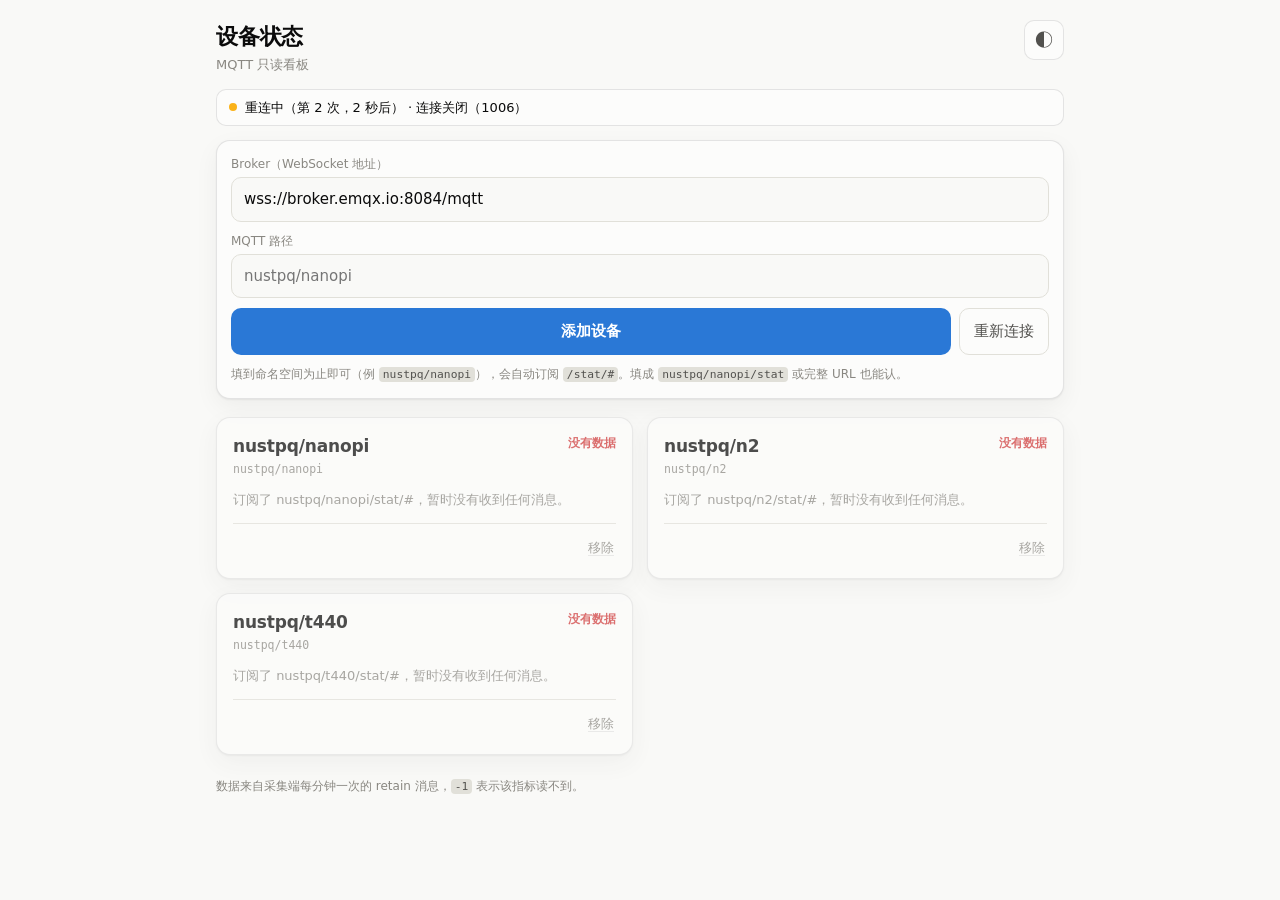
<file: mqttweb/index.html>
<!DOCTYPE html>
<html lang="zh-CN" data-theme="light">
<head>
<meta charset="utf-8">
<meta name="viewport" content="width=device-width, initial-scale=1, viewport-fit=cover">
<meta name="color-scheme" content="light dark">
<title>设备状态</title>
<link rel="stylesheet" href="style.css">
</head>
<body>
<main class="page">

  <header class="top">
    <div class="top-title">
      <h1>设备状态</h1>
      <p class="sub">MQTT 只读看板</p>
    </div>
    <button id="theme" class="icon-btn" type="button" title="切换深浅色" aria-label="切换深浅色">
      <span aria-hidden="true">◐</span>
    </button>
  </header>

  <div id="status" class="status status-idle" role="status" aria-live="polite">未连接</div>

  <form id="add-form" class="add">
    <label class="field">
      <span class="field-label">Broker（WebSocket 地址）</span>
      <input id="broker-url" type="text" inputmode="url" spellcheck="false"
             placeholder="wss://broker.emqx.io:8084/mqtt" autocomplete="off">
    </label>
    <label class="field">
      <span class="field-label">MQTT 路径</span>
      <input id="path-input" type="text" spellcheck="false" autocomplete="off"
             placeholder="nustpq/nanopi">
    </label>
    <div class="add-actions">
      <button type="submit" class="btn">添加设备</button>
      <button id="reconnect" type="button" class="btn ghost">重新连接</button>
    </div>
    <p class="hint">
      填到命名空间为止即可（例 <code>nustpq/nanopi</code>），会自动订阅
      <code>/stat/#</code>。填成 <code>nustpq/nanopi/stat</code> 或完整 URL 也能认。
    </p>
  </form>

  <div id="cards" class="cards"></div>

  <footer class="page-foot">
    <p>数据来自采集端每分钟一次的 retain 消息，<code>-1</code> 表示该指标读不到。</p>
  </footer>
</main>

<script src="lib/mqtt311.js"></script>
<script src="lib/fields.js"></script>
<script src="lib/state.js"></script>
<script src="lib/client.js"></script>
<script src="app.js"></script>
</body>
</html>
</file>
<file: mqttweb/style.css>
/* 设备状态看板 —— 亮/暗两套色都是单独选的步骤，不是自动反色。
 * 色值与判定依据见文档 §配色；进度条轨道用同色系浅一档，状态色只用于
 * 告警档（good 走中性蓝，避免整屏都是彩色）。
 */
:root {
  color-scheme: light;
  --surface-1: #fcfcfb;
  --page: #f9f9f7;
  --ink-1: #0b0b0b;
  --ink-2: #52514e;
  --ink-3: #898781;
  --hairline: rgba(11, 11, 11, 0.10);
  --rule: #e1e0d9;
  --track: #e8eef7;
  --accent: #2a78d6;
  --warn: #fab219;
  --crit: #d03b3b;
  --good: #0ca30c;
  --shadow: 0 1px 2px rgba(11, 11, 11, 0.06), 0 8px 24px rgba(11, 11, 11, 0.05);
}

@media (prefers-color-scheme: dark) {
  :root:where(:not([data-theme="light"])) {
    color-scheme: dark;
    --surface-1: #1a1a19;
    --page: #0d0d0d;
    --ink-1: #f0efec;
    --ink-2: #c3c2b7;
    --ink-3: #898781;
    --hairline: rgba(255, 255, 255, 0.10);
    --rule: #2c2c2a;
    --track: #22304a;
    --accent: #3987e5;
    --warn: #fab219;
    --crit: #d03b3b;
    --good: #0ca30c;
    --shadow: 0 1px 2px rgba(0, 0, 0, 0.4), 0 8px 24px rgba(0, 0, 0, 0.3);
  }
}

:root[data-theme="dark"] {
  color-scheme: dark;
  --surface-1: #1a1a19;
  --page: #0d0d0d;
  --ink-1: #f0efec;
  --ink-2: #c3c2b7;
  --ink-3: #898781;
  --hairline: rgba(255, 255, 255, 0.10);
  --rule: #2c2c2a;
  --track: #22304a;
  --accent: #3987e5;
  --warn: #fab219;
  --crit: #d03b3b;
  --good: #0ca30c;
  --shadow: 0 1px 2px rgba(0, 0, 0, 0.4), 0 8px 24px rgba(0, 0, 0, 0.3);
}

* { box-sizing: border-box; }

body {
  margin: 0;
  background: var(--page);
  color: var(--ink-1);
  font: 16px/1.5 system-ui, -apple-system, "Segoe UI", "PingFang SC",
        "Microsoft YaHei", sans-serif;
  -webkit-text-size-adjust: 100%;
}

.page {
  max-width: 880px;
  margin: 0 auto;
  padding: 20px 16px calc(28px + env(safe-area-inset-bottom));
}

/* ------------------------------------------------------------- 页头 */
.top {
  display: flex;
  align-items: flex-start;
  justify-content: space-between;
  gap: 12px;
  margin-bottom: 14px;
}

.top h1 {
  margin: 0;
  font-size: 22px;
  font-weight: 600;
  letter-spacing: -0.01em;
}

.sub {
  margin: 2px 0 0;
  color: var(--ink-3);
  font-size: 13px;
}

.icon-btn {
  flex: none;
  width: 40px;
  height: 40px;
  border-radius: 10px;
  border: 1px solid var(--hairline);
  background: var(--surface-1);
  color: var(--ink-2);
  font-size: 18px;
  line-height: 1;
  cursor: pointer;
}

.icon-btn:active { transform: scale(0.96); }

/* ------------------------------------------------------------- 连接状态 */
.status {
  display: flex;
  align-items: center;
  gap: 8px;
  padding: 8px 12px;
  margin-bottom: 14px;
  border-radius: 10px;
  font-size: 13px;
  background: var(--surface-1);
  color: var(--ink-2);
  border: 1px solid var(--hairline);
}

/* 状态色永远配图标 + 文字，不靠颜色单独表意 */
.status::before {
  content: "";
  width: 8px;
  height: 8px;
  border-radius: 50%;
  flex: none;
  background: var(--ink-3);
}

.status-connected::before { background: var(--good); }
.status-connecting::before,
.status-reconnecting::before { background: var(--warn); }
.status-fatal::before { background: var(--crit); }
.status-reconnecting,
.status-fatal { color: var(--ink-1); }

/* ------------------------------------------------------------- 表单 */
.add {
  background: var(--surface-1);
  border: 1px solid var(--hairline);
  border-radius: 14px;
  padding: 14px;
  margin-bottom: 18px;
  box-shadow: var(--shadow);
}

.field { display: block; margin-bottom: 10px; }

.field-label {
  display: block;
  font-size: 12px;
  color: var(--ink-3);
  margin-bottom: 4px;
}

.field input {
  width: 100%;
  padding: 10px 12px;
  font: inherit;
  font-size: 15px;
  color: var(--ink-1);
  background: var(--page);
  border: 1px solid var(--rule);
  border-radius: 10px;
  -webkit-appearance: none;
}

.field input:focus {
  outline: 2px solid var(--accent);
  outline-offset: 1px;
  border-color: transparent;
}

.add-actions {
  display: flex;
  gap: 8px;
  margin-top: 4px;
}

.btn {
  flex: 1;
  padding: 11px 14px;
  font: inherit;
  font-weight: 600;
  font-size: 15px;
  color: #fff;
  background: var(--accent);
  border: 1px solid transparent;
  border-radius: 10px;
  cursor: pointer;
}

.btn:active { transform: scale(0.99); }

.btn.ghost {
  flex: 0 0 auto;
  color: var(--ink-2);
  background: transparent;
  border-color: var(--rule);
  font-weight: 500;
}

.hint {
  margin: 10px 0 0;
  font-size: 12px;
  line-height: 1.6;
  color: var(--ink-3);
}

code {
  font-family: ui-monospace, SFMono-Regular, Menlo, Consolas, monospace;
  font-size: 0.94em;
  padding: 1px 4px;
  border-radius: 4px;
  background: var(--rule);
  color: var(--ink-2);
}

/* ------------------------------------------------------------- 卡片 */
.cards {
  display: grid;
  gap: 14px;
  grid-template-columns: repeat(auto-fit, minmax(300px, 1fr));
}

.card {
  background: var(--surface-1);
  border: 1px solid var(--hairline);
  border-radius: 14px;
  padding: 16px;
  box-shadow: var(--shadow);
}

/* 陈旧 / 无数据：整卡降低对比度。数值本身不隐藏 —— 用户需要看见
 * 最后一次读数是多少，只是要知道它不可信。 */
.card-stale,
.card-empty { opacity: 0.72; }

.card-head {
  display: flex;
  align-items: flex-start;
  justify-content: space-between;
  gap: 10px;
  margin-bottom: 12px;
}

.card-title h2 {
  margin: 0;
  font-size: 17px;
  font-weight: 600;
  letter-spacing: -0.01em;
  word-break: break-word;
}

.card-prefix {
  display: block;
  margin-top: 2px;
  font-family: ui-monospace, SFMono-Regular, Menlo, Consolas, monospace;
  font-size: 11.5px;
  color: var(--ink-3);
  word-break: break-all;
}

.card-meta {
  display: flex;
  flex-direction: column;
  align-items: flex-end;
  gap: 2px;
  flex: none;
}

.card-ip {
  font-family: ui-monospace, SFMono-Regular, Menlo, Consolas, monospace;
  font-size: 12px;
  color: var(--ink-2);
  font-variant-numeric: tabular-nums;
}

.card-fresh {
  font-size: 12px;
  color: var(--ink-3);
  white-space: nowrap;
}

.card-fresh.stale { color: var(--crit); font-weight: 600; }

/* ------------------------------------------------------------- 指标行 */
.rows { display: grid; gap: 9px; }

.row {
  display: grid;
  grid-template-columns: 4.6em 1fr auto;
  align-items: center;
  gap: 10px;
  min-height: 22px;
}

.row-text { grid-template-columns: 4.6em 1fr; }

.row-label {
  font-size: 13px;
  color: var(--ink-2);
}

.row-value {
  font-size: 14px;
  color: var(--ink-1);
  font-variant-numeric: tabular-nums;
  text-align: right;
  white-space: nowrap;
}

.row-value.warn { color: #8a5a00; }
.row-value.crit { color: var(--crit); }

:root[data-theme="dark"] .row-value.warn,
:root:where(:not([data-theme="light"])) .row-value.warn { }
@media (prefers-color-scheme: dark) {
  :root:where(:not([data-theme="light"])) .row-value.warn { color: var(--warn); }
}
:root[data-theme="dark"] .row-value.warn { color: var(--warn); }

/* 进度条：4px 圆头，轨道是同色系浅一档 —— 状态在整条上都能看出来 */
.track {
  height: 8px;
  border-radius: 4px;
  background: var(--track);
  overflow: hidden;
}

.fill {
  height: 100%;
  border-radius: 4px;
  background: var(--accent);
  transition: width 0.4s ease-out;
  min-width: 0;
}

.fill.warn { background: var(--warn); }
.fill.crit { background: var(--crit); }

.card-foot {
  display: flex;
  justify-content: flex-end;
  margin-top: 12px;
  padding-top: 10px;
  border-top: 1px solid var(--rule);
}

.link {
  background: none;
  border: 0;
  padding: 4px 2px;
  font: inherit;
  font-size: 13px;
  color: var(--ink-3);
  cursor: pointer;
  text-decoration: underline;
  text-decoration-color: var(--hairline);
  text-underline-offset: 3px;
}

.link.danger:hover { color: var(--crit); }

.empty-hint {
  margin: 0;
  font-size: 13px;
  color: var(--ink-3);
  line-height: 1.6;
  word-break: break-all;
}

.page-foot {
  margin-top: 22px;
  font-size: 12px;
  color: var(--ink-3);
  line-height: 1.6;
}

/* 降低动效偏好：进度条不做过渡 */
@media (prefers-reduced-motion: reduce) {
  .fill { transition: none; }
  .icon-btn:active, .btn:active { transform: none; }
}
</file>
